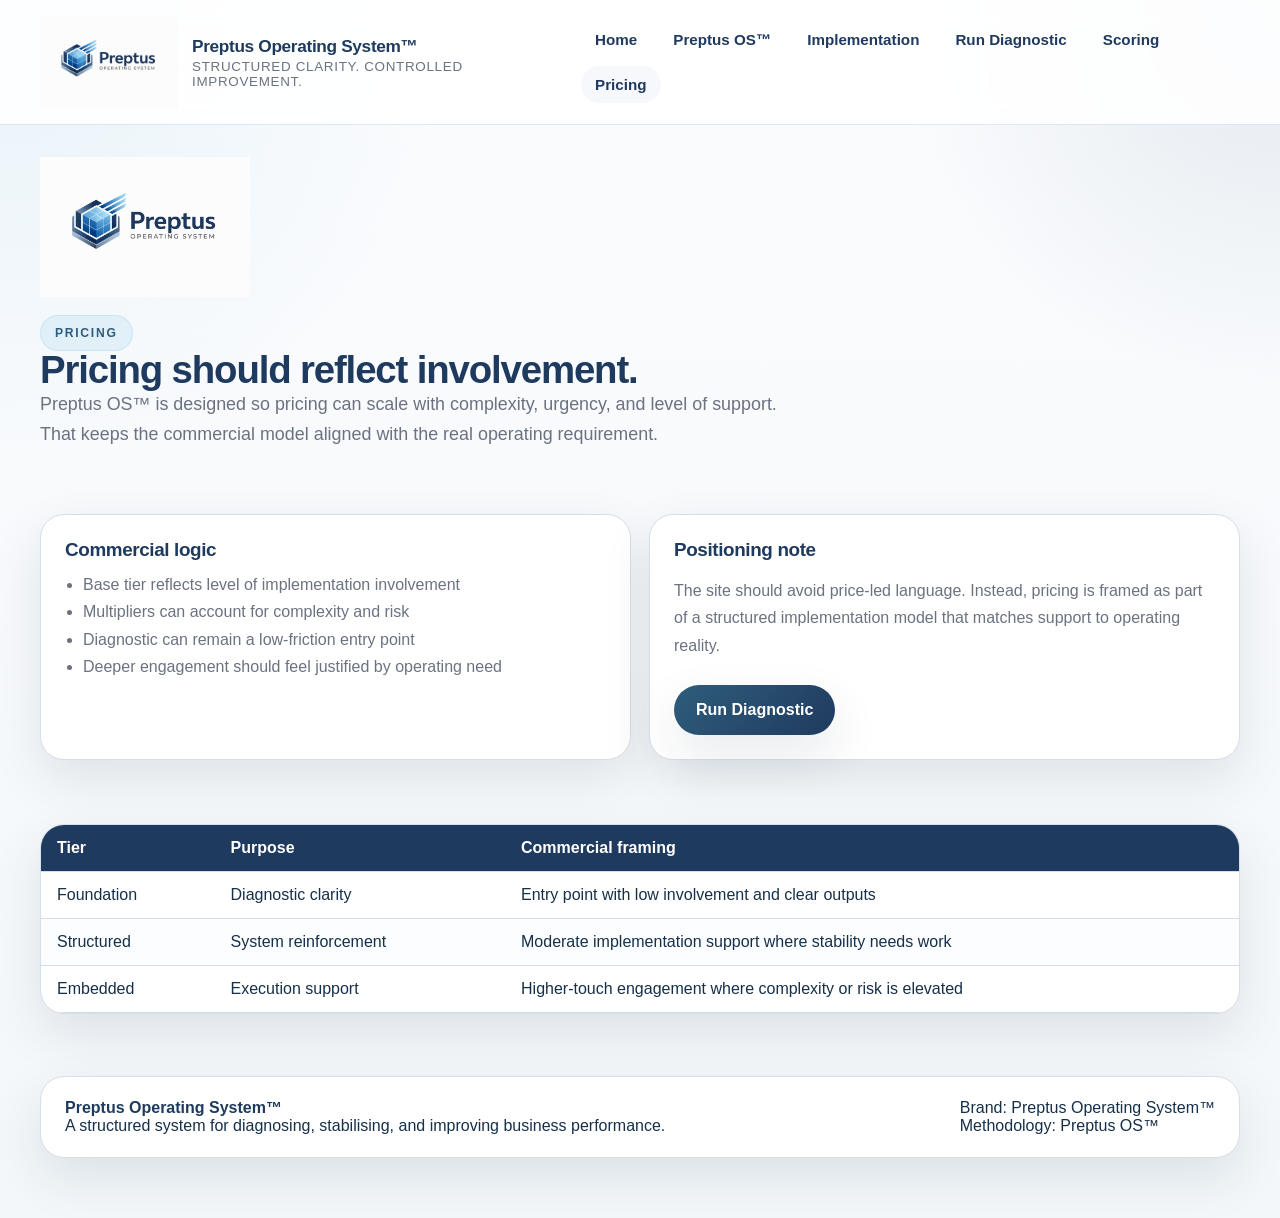
<file: pricing.html>
<!doctype html><html lang="en"><head><meta charset="utf-8"><meta name="viewport" content="width=device-width,initial-scale=1"><title>Pricing | Preptus Operating System™</title><link rel="stylesheet" href="styles.css"></head><body><header class="site-header"><div class="container header-inner"><a class="brand" href="index.html"><img src="logo.png" alt="Preptus logo"><div class="brand-lockup"><div class="brand-title">Preptus Operating System™</div><div class="brand-sub">Structured clarity. Controlled improvement.</div></div></a><nav class="nav"><a href="index.html" class="">Home</a><a href="methodology.html" class="">Preptus OS™</a><a href="implementation.html" class="">Implementation</a><a href="diagnostic.html" class="">Run Diagnostic</a><a href="scoring.html" class="">Scoring</a><a href="pricing.html" class="active">Pricing</a></nav></div></header><main class="container"><section class="page-hero"><img class="page-header-logo" src="logo.png" alt="Preptus logo"><div class="badge">Pricing</div><h1 class="page-title">Pricing should reflect involvement.</h1><p class="page-lead">Preptus OS™ is designed so pricing can scale with complexity, urgency, and level of support. That keeps the commercial model aligned with the real operating requirement.</p></section><section class="section grid-2"><article class="card"><h3>Commercial logic</h3><ul class="list-check"><li>Base tier reflects level of implementation involvement</li><li>Multipliers can account for complexity and risk</li><li>Diagnostic can remain a low-friction entry point</li><li>Deeper engagement should feel justified by operating need</li></ul></article><article class="card"><h3>Positioning note</h3><p>The site should avoid price-led language. Instead, pricing is framed as part of a structured implementation model that matches support to operating reality.</p><div class="hero-actions" style="justify-content:flex-start"><a class="btn btn-primary" href="diagnostic.html">Run Diagnostic</a></div></article></section><section class="section"><div class="table-wrap"><table><thead><tr><th>Tier</th><th>Purpose</th><th>Commercial framing</th></tr></thead><tbody><tr><td>Foundation</td><td>Diagnostic clarity</td><td>Entry point with low involvement and clear outputs</td></tr><tr><td>Structured</td><td>System reinforcement</td><td>Moderate implementation support where stability needs work</td></tr><tr><td>Embedded</td><td>Execution support</td><td>Higher-touch engagement where complexity or risk is elevated</td></tr></tbody></table></div></section></main><footer class="footer"><div class="container footer-card"><div><strong>Preptus Operating System™</strong><br>A structured system for diagnosing, stabilising, and improving business performance.</div><div>Brand: Preptus Operating System™<br>Methodology: Preptus OS™</div></div></footer><script src="script.js"></script></body></html>
</file>
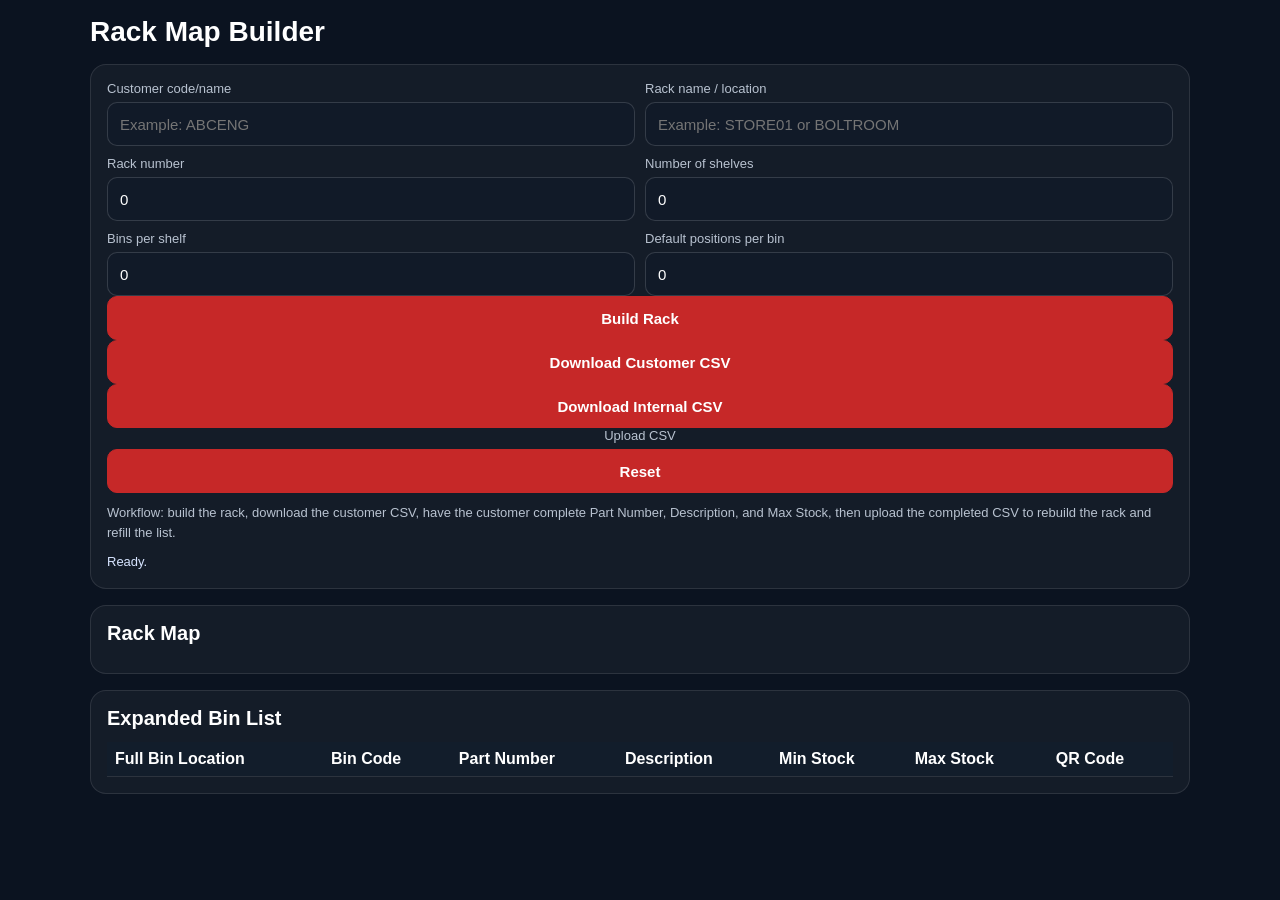
<file: rack-builder.html>
<!DOCTYPE html>
<html lang="en">
<head>
  <meta charset="utf-8"/>
  <meta name="viewport" content="width=device-width,initial-scale=1"/>
  <title>Rack Map Builder</title>
  <style>
    body{margin:0;font-family:Arial,Helvetica,sans-serif;background:#0b1320;color:#fff;padding:16px;box-sizing:border-box}
    .container{max-width:1100px;margin:0 auto}
    h1{margin:0 0 16px;font-size:28px}
    h2{margin:0 0 10px;font-size:20px}
    .panel{background:rgba(255,255,255,.04);border:1px solid rgba(255,255,255,.10);border-radius:16px;padding:16px;margin-bottom:16px}
    .grid{display:grid;gap:10px}
    .grid-2{grid-template-columns:repeat(2,minmax(0,1fr))}
    label{display:block;font-size:13px;margin-bottom:6px;color:#b8c2d0}
    input,select,button{width:100%;min-height:44px;border-radius:10px;border:1px solid rgba(255,255,255,.15);background:#111a28;color:#fff;padding:0 12px;box-sizing:border-box;font-size:15px}
    button{background:#c62828;border-color:#c62828;font-weight:700;cursor:pointer}
    button.secondary{background:#1a2433;border-color:rgba(255,255,255,.15)}
    .actions{display:flex;gap:10px;flex-wrap:wrap;margin-top:12px}
    .actions button,.actions label.uploadBtn{width:auto;min-width:160px;padding:0 16px}
    .uploadBtn{display:inline-flex;align-items:center;justify-content:center;min-height:44px;border-radius:10px;border:1px solid rgba(255,255,255,.15);background:#1a2433;color:#fff;font-weight:700;cursor:pointer;box-sizing:border-box}
    .uploadBtn input{display:none}
    .map{overflow:auto;margin-top:12px}
    .shelfRow{display:grid;gap:8px;margin-bottom:8px;min-width:max-content}
    .cell{border:1px solid rgba(255,255,255,.12);background:rgba(255,255,255,.03);border-radius:10px;padding:8px;font-size:12px}
    .shelfLabel{display:flex;align-items:center;justify-content:center;font-weight:700;min-height:44px;text-transform:uppercase}
    .binCode{font-weight:700;margin-bottom:8px;line-height:1.3;word-break:break-word;text-transform:uppercase}
    .binSub{color:#b8c2d0;font-size:11px;margin:-2px 0 8px;text-transform:uppercase}
    .tableWrap{overflow:auto;margin-top:12px}
    table{width:100%;min-width:980px;border-collapse:collapse}
    th,td{border-bottom:1px solid rgba(255,255,255,.10);padding:8px;text-align:left;vertical-align:top}
    th{background:#121d2b;position:sticky;top:0}
    td input{min-height:38px;font-size:14px}
    .qrCell{font-family:monospace;font-size:12px;color:#d7e4ff;word-break:break-all}
    .note{color:#b8c2d0;font-size:13px;line-height:1.5;margin-top:10px}
    .status{color:#d7e4ff;font-size:13px;line-height:1.5;margin-top:10px;min-height:18px}
    @media(max-width:760px){.grid-2{grid-template-columns:1fr}.actions{flex-direction:column}.actions button,.actions label.uploadBtn{width:100%}}
  </style>
</head>
<body>
  <div class="container">
    <h1>Rack Map Builder</h1>

    <div class="panel">
      <div class="grid grid-2">
        <div>
          <label for="customerName">Customer code/name</label>
          <input id="customerName" type="text" placeholder="Example: ABCENG"/>
        </div>
        <div>
          <label for="rackName">Rack name / location</label>
          <input id="rackName" type="text" placeholder="Example: STORE01 or BOLTROOM"/>
        </div>
        <div>
          <label for="rack">Rack number</label>
          <input id="rack" type="number" min="0" max="99" value="0"/>
        </div>
        <div>
          <label for="shelves">Number of shelves</label>
          <input id="shelves" type="number" min="0" max="26" value="0"/>
        </div>
        <div>
          <label for="bins">Bins per shelf</label>
          <input id="bins" type="number" min="0" max="99" value="0"/>
        </div>
        <div>
          <label for="positions">Default positions per bin</label>
          <input id="positions" type="number" min="0" max="26" value="0"/>
        </div>
      </div>
<div class="orderActions">

  <button class="smallbtn" id="buildBtn">Build Rack</button>

  <button class="smallbtn" id="downloadCustomerBtn">
    Download Customer CSV
  </button>

  <button class="smallbtn" id="downloadInternalBtn">
    Download Internal CSV
  </button>

  <label class="smallbtn" style="display:flex;align-items:center;justify-content:center;cursor:pointer;">
    Upload CSV
    <input type="file" id="uploadCsvInput" accept=".csv" style="display:none">
  </label>

  <button class="smallbtn" id="resetBtn">Reset</button>

</div>
     

      <div class="note">
        Workflow: build the rack, download the customer CSV, have the customer complete Part Number, Description, and Max Stock, then upload the completed CSV to rebuild the rack and refill the list.
      </div>
      <div class="status" id="statusMsg">Ready.</div>
    </div>

    <div class="panel">
      <h2>Rack Map</h2>
      <div class="map" id="map"></div>
    </div>

    <div class="panel">
      <h2>Expanded Bin List</h2>
      <div class="tableWrap">
        <table>
          <thead>
            <tr>
              <th>Full Bin Location</th>
              <th>Bin Code</th>
              <th>Part Number</th>
              <th>Description</th>
              <th>Min Stock</th>
              <th>Max Stock</th>
              <th>QR Code</th>
            </tr>
          </thead>
          <tbody id="list"></tbody>
        </table>
      </div>
    </div>
  </div>

  <script>
    document.addEventListener('DOMContentLoaded', () => {
      const alpha = "ABCDEFGHIJKLMNOPQRSTUVWXYZ".split("");
      let state = [];
      let rowData = {};

      const customerNameEl = document.getElementById('customerName');
      const rackNameEl = document.getElementById('rackName');
      const rackEl = document.getElementById('rack');
      const shelvesEl = document.getElementById('shelves');
      const binsEl = document.getElementById('bins');
      const positionsEl = document.getElementById('positions');

      const buildBtn = document.getElementById('buildBtn');
      const downloadCustomerBtn = document.getElementById('downloadCustomerBtn');
      const downloadInternalBtn = document.getElementById('downloadInternalBtn');
      const uploadCsvInput = document.getElementById('uploadCsvInput');
      const resetBtn = document.getElementById('resetBtn');

      const mapEl = document.getElementById('map');
      const listEl = document.getElementById('list');
      const statusMsg = document.getElementById('statusMsg');

      function setStatus(message){ statusMsg.textContent = message || ''; }
      function pad(n){ return String(n).padStart(2,'0'); }

      function cleanSegment(value, fallback){
        const cleaned = String(value || '').trim().toUpperCase().replace(/[^A-Z0-9]/g, '');
        return cleaned || fallback;
      }

      function shelfLetter(i){ return alpha[i] || 'Z'; }
      function shelfIndex(letter){ return alpha.indexOf(String(letter || '').toUpperCase()); }

      function binCode(item, positionIndex = 0){
        return `${item.rack}${shelfLetter(item.s)}${pad(item.b + 1)}${alpha[positionIndex]}`;
      }

      function compactMapCode(item){
        if(item.pos === 1) return binCode(item, 0);
        return `${binCode(item, 0)}:${alpha[item.pos - 1]}`;
      }

      function fullLocation(binCodeValue){
        const customer = cleanSegment(customerNameEl.value, 'CUSTOMER');
        const location = cleanSegment(rackNameEl.value, 'LOCATION');
        return `${customer}:${location}:${binCodeValue}`;
      }

      function parseBinCode(code){
        const clean = String(code || '').trim().toUpperCase().replace(/[^A-Z0-9]/g, '');
        const match = clean.match(/^(\d{2})([A-Z])(\d{2})([A-Z])$/);
        if(!match) return null;
        return {
          rack: match[1],
          shelfLetter: match[2],
          shelfIndex: shelfIndex(match[2]),
          binNumber: parseInt(match[3], 10),
          binIndex: parseInt(match[3], 10) - 1,
          positionLetter: match[4],
          positionIndex: shelfIndex(match[4])
        };
      }

      function expand(item){
        const out = [];
        for(let i = 0; i < item.pos; i++){
          const code = binCode(item, i);
          out.push({ bin: code, full: fullLocation(code) });
        }
        return out;
      }

      function clearOutputs(){
        state = [];
        rowData = {};
        mapEl.innerHTML = '';
        listEl.innerHTML = '';
      }

      function syncRowDataFromInputs(){
        Array.from(listEl.querySelectorAll('tr')).forEach(tr => {
          const inputs = tr.querySelectorAll('input');
          const bin = tr.children[1].innerText.trim();
          rowData[bin] = {
            partNumber: inputs[0].value.trim(),
            description: inputs[1].value.trim(),
            minStock: inputs[2].value.trim(),
            maxStock: inputs[3].value.trim()
          };
        });
      }

      function buildState(){
        const rackNumber = parseInt(rackEl.value || '0', 10);
        const shelves = parseInt(shelvesEl.value || '0', 10);
        const bins = parseInt(binsEl.value || '0', 10);
        const pos = parseInt(positionsEl.value || '0', 10);

        if(rackNumber <= 0 || shelves <= 0 || bins <= 0 || pos <= 0){
          clearOutputs();
          setStatus('Enter values above 0, then build the rack.');
          return false;
        }

        const rack = pad(Math.min(99, rackNumber));
        const safeShelves = Math.min(26, shelves);
        const safeBins = Math.min(99, bins);
        const safePos = Math.min(26, pos);

        state = [];
        for(let s = 0; s < safeShelves; s++){
          for(let b = 0; b < safeBins; b++){
            state.push({ rack, s, b, pos: safePos });
          }
        }
        return true;
      }

      function drawMap(){
        mapEl.innerHTML = '';
        const shelves = parseInt(shelvesEl.value || '0', 10);
        const bins = parseInt(binsEl.value || '0', 10);
        if(shelves <= 0 || bins <= 0 || !state.length) return;

        for(let s = 0; s < shelves; s++){
          const row = document.createElement('div');
          row.className = 'shelfRow';
          row.style.gridTemplateColumns = `90px repeat(${bins}, minmax(120px, 1fr))`;

          const label = document.createElement('div');
          label.className = 'cell shelfLabel';
          label.textContent = `SHELF ${shelfLetter(s)}`;
          row.appendChild(label);

          for(let b = 0; b < bins; b++){
            const item = state.find(x => x.s === s && x.b === b);
            const cell = document.createElement('div');
            cell.className = 'cell';
            cell.innerHTML = `
              <div class="binCode">${compactMapCode(item)}</div>
              <div class="binSub">BIN ${pad(item.b + 1)}</div>
              <select data-s="${s}" data-b="${b}">
                ${Array.from({length:26}, (_,i) => {
                  const n = i + 1;
                  return `<option value="${n}" ${item.pos === n ? 'selected' : ''}>${n} position${n === 1 ? '' : 's'}</option>`;
                }).join('')}
              </select>
            `;
            row.appendChild(cell);
          }
          mapEl.appendChild(row);
        }

        mapEl.querySelectorAll('select').forEach(sel => {
          sel.addEventListener('change', e => {
            syncRowDataFromInputs();
            const s = parseInt(e.target.dataset.s, 10);
            const b = parseInt(e.target.dataset.b, 10);
            const item = state.find(x => x.s === s && x.b === b);
            if(item){
              item.pos = parseInt(e.target.value, 10);
              drawMap();
              drawList();
              setStatus('Rack map updated.');
            }
          });
        });
      }

      function drawList(){
        listEl.innerHTML = '';
        if(!state.length) return;

        state.forEach(item => {
          expand(item).forEach(loc => {
            const data = rowData[loc.bin] || {};
            const tr = document.createElement('tr');
            tr.innerHTML = `
              <td>${loc.full}</td>
              <td>${loc.bin}</td>
              <td><input type="text" value="${escapeHtml(data.partNumber || '')}"/></td>
              <td><input type="text" value="${escapeHtml(data.description || '')}"/></td>
              <td><input type="text" inputmode="numeric" value="${escapeHtml(data.minStock || '')}"/></td>
              <td><input type="text" inputmode="numeric" value="${escapeHtml(data.maxStock || '')}"/></td>
              <td class="qrCell">${loc.full}</td>
            `;
            listEl.appendChild(tr);
          });
        });
      }

      function escapeHtml(value){
        return String(value).replace(/[&<>"']/g, ch => ({
          '&':'&amp;',
          '<':'&lt;',
          '>':'&gt;',
          '"':'&quot;',
          "'":'&#39;'
        }[ch]));
      }

      function buildAll(){
        syncRowDataFromInputs();
        const built = buildState();
        if(!built) return;
        drawMap();
        drawList();
        setStatus('Rack built successfully.');
      }

      function getCustomerRows(){
        syncRowDataFromInputs();
        const rows = [['Full Bin Location','Bin Code','Customer Part Number','Description','Min Stock','Max Stock']];
        Array.from(listEl.querySelectorAll('tr')).forEach(tr => {
          const inputs = tr.querySelectorAll('input');
          rows.push([
            tr.children[0].innerText.trim(),
            tr.children[1].innerText.trim(),
            inputs[0].value.trim(),
            inputs[1].value.trim(),
            inputs[2].value.trim(),
            inputs[3].value.trim()
          ]);
        });
        return rows;
      }

      function getInternalRows(){
        syncRowDataFromInputs();
        const rows = [['Full Bin Location','Bin Code','Customer Part Number','Description','Min Stock','Max Stock','Our Part Number','QR Code']];
        Array.from(listEl.querySelectorAll('tr')).forEach(tr => {
          const inputs = tr.querySelectorAll('input');
          rows.push([
            tr.children[0].innerText.trim(),
            tr.children[1].innerText.trim(),
            inputs[0].value.trim(),
            inputs[1].value.trim(),
            inputs[2].value.trim(),
            inputs[3].value.trim(),
            '',
            tr.children[6].innerText.trim()
          ]);
        });
        return rows;
      }

      function rowsToCsv(rows){
        return rows.map(row => row.map(value => `"${String(value).replace(/"/g, '""')}"`).join(',')).join('\\n');
      }

      function parseCsv(text){
        const rows = [];
        let row = [];
        let value = '';
        let inQuotes = false;

        for(let i = 0; i < text.length; i++){
          const char = text[i];
          const next = text[i + 1];

          if(char === '"' && inQuotes && next === '"'){
            value += '"';
            i++;
          }else if(char === '"'){
            inQuotes = !inQuotes;
          }else if(char === ',' && !inQuotes){
            row.push(value);
            value = '';
          }else if((char === '\\n' || char === '\\r') && !inQuotes){
            if(char === '\\r' && next === '\\n') i++;
            row.push(value);
            if(row.some(cell => String(cell).trim() !== '')) rows.push(row);
            row = [];
            value = '';
          }else{
            value += char;
          }
        }

        if(value || row.length){
          row.push(value);
          if(row.some(cell => String(cell).trim() !== '')) rows.push(row);
        }

        return rows;
      }

      function downloadFile(filename, content, mimeType){
        const blob = new Blob([content], { type: mimeType });
        const url = URL.createObjectURL(blob);
        const a = document.createElement('a');
        a.href = url;
        a.download = filename;
        document.body.appendChild(a);
        a.click();
        a.remove();
        setTimeout(() => URL.revokeObjectURL(url), 1000);
      }

      function csvFilename(prefix){
        const customer = cleanSegment(customerNameEl.value, 'CUSTOMER');
        const location = cleanSegment(rackNameEl.value, 'LOCATION');
        const rackNumber = parseInt(rackEl.value || '0', 10);
        const rack = rackNumber > 0 ? pad(Math.min(99, rackNumber)) : '00';
        return `${prefix}-${customer}-${location}-rack-${rack}.csv`;
      }

      function uploadCsv(file){
        const reader = new FileReader();
        reader.onload = () => {
          try{
            loadCsvIntoRack(String(reader.result || ''));
          }catch(err){
            alert('Could not upload CSV: ' + err.message);
          }
        };
        reader.readAsText(file);
      }

      function loadCsvIntoRack(text){
        const rows = parseCsv(text);
        if(rows.length < 2) throw new Error('CSV does not contain enough rows.');

        const header = rows[0].map(h => String(h).trim().toLowerCase());
        const fullIdx = header.indexOf('full bin location');
        const binIdx = header.indexOf('bin code');
        const partIdx = header.indexOf('customer part number') >= 0 ? header.indexOf('customer part number') : header.indexOf('part number');
        const descIdx = header.indexOf('description');
        const minIdx = header.indexOf('min stock');
        const maxIdx = header.indexOf('max stock');

        if(fullIdx < 0 && binIdx < 0) throw new Error('CSV needs Full Bin Location or Bin Code column.');

        const grouped = {};
        let maxShelf = 0;
        let maxBin = 0;
        let rack = '';
        let importedCustomer = '';
        let importedLocation = '';
        rowData = {};

        rows.slice(1).forEach(row => {
          const full = fullIdx >= 0 ? String(row[fullIdx] || '').trim().toUpperCase() : '';
          let bin = binIdx >= 0 ? String(row[binIdx] || '').trim().toUpperCase() : '';

          if(full && full.includes(':')){
            const parts = full.split(':');
            if(parts[0]) importedCustomer = parts[0].replace(/[^A-Z0-9]/g, '');
            if(parts[1]) importedLocation = parts[1].replace(/[^A-Z0-9]/g, '');
            if(!bin && parts[2]) bin = parts[2].replace(/[^A-Z0-9]/g, '');
          }

          const parsed = parseBinCode(bin);
          if(!parsed) return;

          rack = parsed.rack;
          maxShelf = Math.max(maxShelf, parsed.shelfIndex + 1);
          maxBin = Math.max(maxBin, parsed.binNumber);

          const groupKey = `${parsed.rack}|${parsed.shelfIndex}|${parsed.binIndex}`;
          grouped[groupKey] = grouped[groupKey] || {
            rack: parsed.rack,
            s: parsed.shelfIndex,
            b: parsed.binIndex,
            maxPosition: 0
          };
          grouped[groupKey].maxPosition = Math.max(grouped[groupKey].maxPosition, parsed.positionIndex + 1);

          rowData[`${parsed.rack}${parsed.shelfLetter}${pad(parsed.binNumber)}${parsed.positionLetter}`] = {
            partNumber: partIdx >= 0 ? String(row[partIdx] || '').trim() : '',
            description: descIdx >= 0 ? String(row[descIdx] || '').trim() : '',
            minStock: minIdx >= 0 ? String(row[minIdx] || '').trim() : '',
            maxStock: maxIdx >= 0 ? String(row[maxIdx] || '').trim() : ''
          };
        });

        const groups = Object.values(grouped);
        if(!groups.length) throw new Error('No valid bin codes found.');

        if(importedCustomer) customerNameEl.value = importedCustomer;
        if(importedLocation) rackNameEl.value = importedLocation;
        rackEl.value = String(parseInt(rack || '0', 10));
        shelvesEl.value = String(maxShelf);
        binsEl.value = String(maxBin);
        positionsEl.value = '1';

        state = groups.map(g => ({
          rack: g.rack,
          s: g.s,
          b: g.b,
          pos: g.maxPosition
        })).sort((a,b) => a.s - b.s || a.b - b.b);

        // Fill missing bins inside the rectangle so the visual map remains complete.
        for(let s = 0; s < maxShelf; s++){
          for(let b = 0; b < maxBin; b++){
            if(!state.find(x => x.s === s && x.b === b)){
              state.push({rack, s, b, pos: 1});
            }
          }
        }
        state.sort((a,b) => a.s - b.s || a.b - b.b);

        drawMap();
        drawList();
        setStatus(`Uploaded ${rows.length - 1} CSV row${rows.length - 2 === 0 ? '' : 's'} and rebuilt the rack.`);
      }

      buildBtn.addEventListener('click', buildAll);

      downloadCustomerBtn.addEventListener('click', () => {
        if(!listEl.querySelector('tr')){
          alert('Build the rack before downloading the customer CSV.');
          return;
        }
        downloadFile(csvFilename('customer-form'), rowsToCsv(getCustomerRows()), 'text/csv;charset=utf-8');
        setStatus('Customer CSV downloaded.');
      });

      downloadInternalBtn.addEventListener('click', () => {
        if(!listEl.querySelector('tr')){
          alert('Build the rack before downloading the internal CSV.');
          return;
        }
        downloadFile(csvFilename('internal-master'), rowsToCsv(getInternalRows()), 'text/csv;charset=utf-8');
        setStatus('Internal CSV downloaded.');
      });

      uploadCsvInput.addEventListener('change', e => {
        const file = e.target.files && e.target.files[0];
        if(file) uploadCsv(file);
        e.target.value = '';
      });

      resetBtn.addEventListener('click', () => {
        customerNameEl.value = '';
        rackNameEl.value = '';
        rackEl.value = '0';
        shelvesEl.value = '0';
        binsEl.value = '0';
        positionsEl.value = '0';
        clearOutputs();
        setStatus('Reset complete.');
      });

      clearOutputs();
    });
  </script>
</body>
</html>
</file>
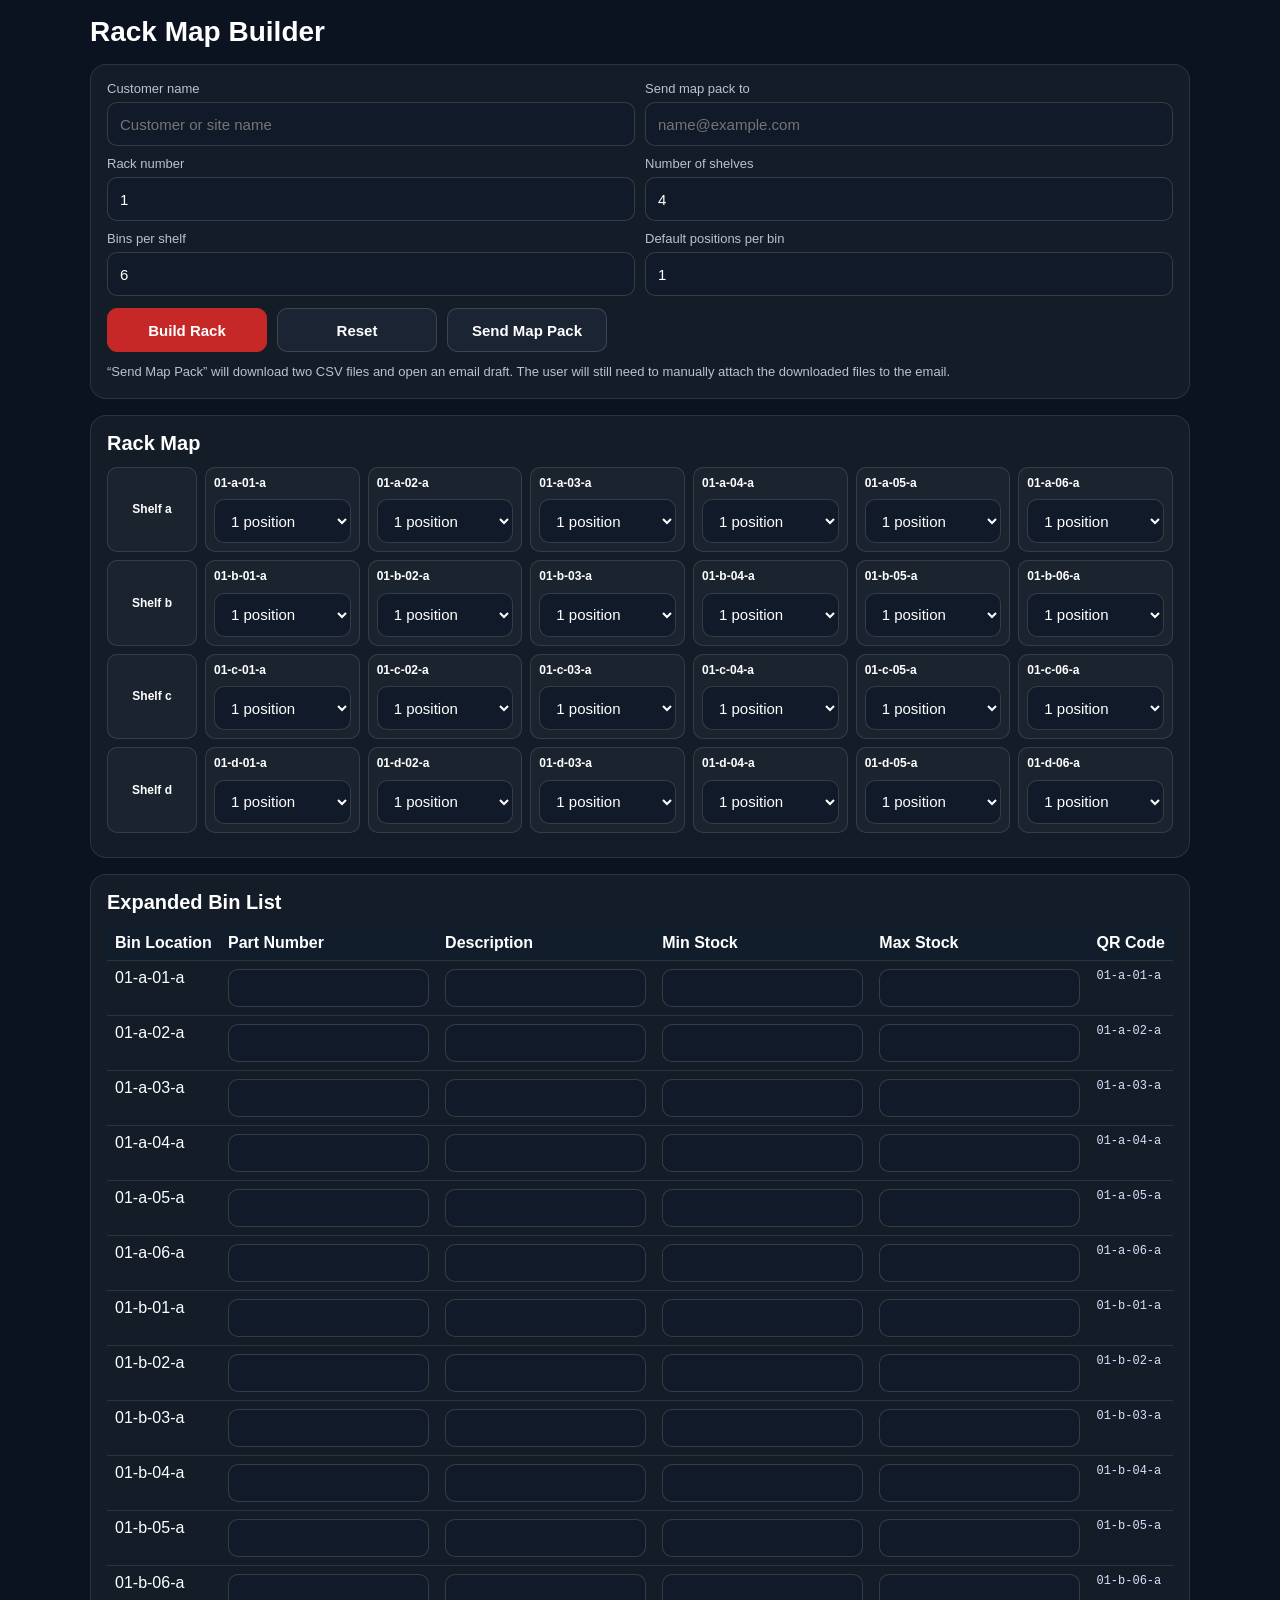
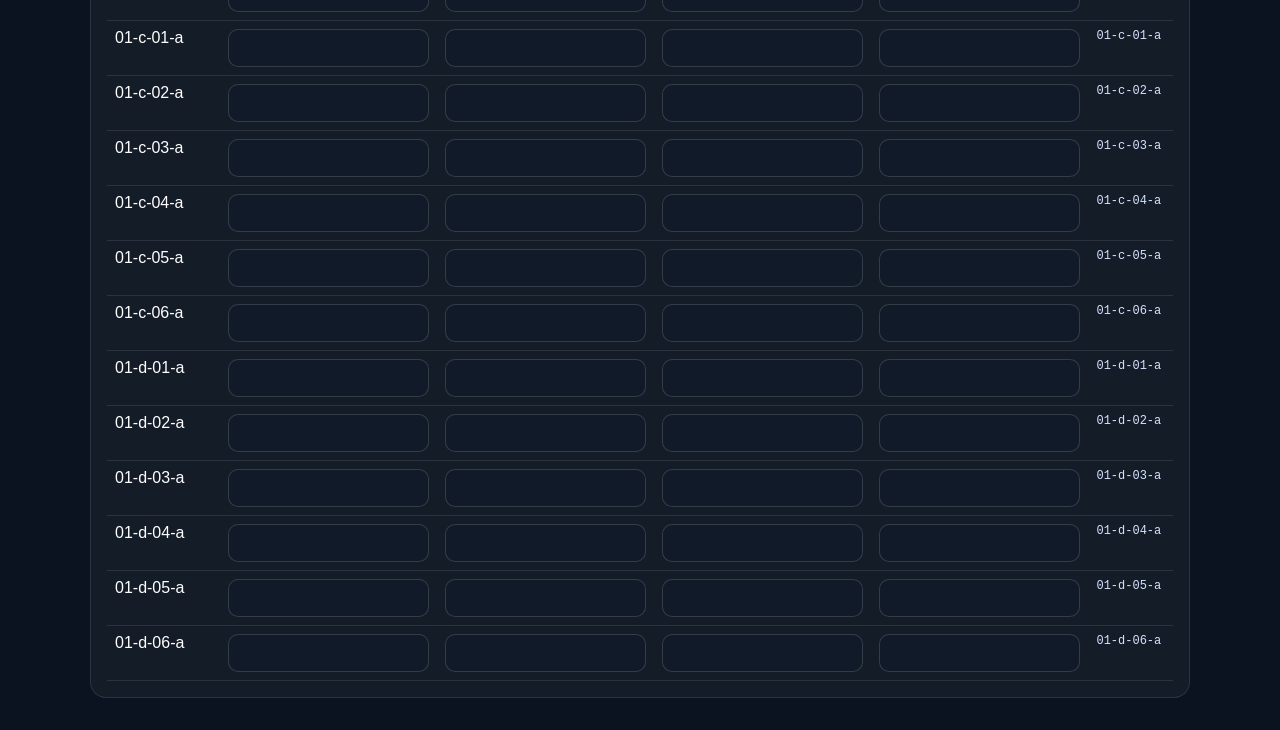
<file: resources-core.html>
<!DOCTYPE html>
<html lang="en">
<head>
  <meta charset="utf-8"/>
  <meta name="viewport" content="width=device-width,initial-scale=1"/>
  <title>Rack Map Builder</title>
  <style>
    body{
      margin:0;
      font-family:Arial, Helvetica, sans-serif;
      background:#0b1320;
      color:#fff;
      padding:16px;
      box-sizing:border-box;
    }

    .container{
      max-width:1100px;
      margin:0 auto;
    }

    h1{
      margin:0 0 16px;
      font-size:28px;
    }

    h2{
      margin:0 0 10px;
      font-size:20px;
    }

    .panel{
      background:rgba(255,255,255,.04);
      border:1px solid rgba(255,255,255,.10);
      border-radius:16px;
      padding:16px;
      margin-bottom:16px;
    }

    .grid{
      display:grid;
      gap:10px;
    }

    .grid-2{
      grid-template-columns:repeat(2, minmax(0,1fr));
    }

    label{
      display:block;
      font-size:13px;
      margin-bottom:6px;
      color:#b8c2d0;
    }

    input, select, button{
      width:100%;
      min-height:44px;
      border-radius:10px;
      border:1px solid rgba(255,255,255,.15);
      background:#111a28;
      color:#fff;
      padding:0 12px;
      box-sizing:border-box;
      font-size:15px;
    }

    button{
      background:#c62828;
      border-color:#c62828;
      font-weight:700;
      cursor:pointer;
    }

    button.secondary{
      background:#1a2433;
      border-color:rgba(255,255,255,.15);
    }

    .actions{
      display:flex;
      gap:10px;
      flex-wrap:wrap;
      margin-top:12px;
    }

    .actions button{
      width:auto;
      min-width:160px;
      padding:0 16px;
    }

    .map{
      overflow:auto;
      margin-top:12px;
    }

    .shelfRow{
      display:grid;
      gap:8px;
      margin-bottom:8px;
      min-width:max-content;
    }

    .cell{
      border:1px solid rgba(255,255,255,.12);
      background:rgba(255,255,255,.03);
      border-radius:10px;
      padding:8px;
      font-size:12px;
    }

    .shelfLabel{
      display:flex;
      align-items:center;
      justify-content:center;
      font-weight:700;
      min-height:44px;
    }

    .binCode{
      font-weight:700;
      margin-bottom:8px;
      line-height:1.3;
      word-break:break-word;
    }

    .tableWrap{
      overflow:auto;
      margin-top:12px;
    }

    table{
      width:100%;
      min-width:900px;
      border-collapse:collapse;
    }

    th, td{
      border-bottom:1px solid rgba(255,255,255,.10);
      padding:8px;
      text-align:left;
      vertical-align:top;
    }

    th{
      background:#121d2b;
      position:sticky;
      top:0;
    }

    td input{
      min-height:38px;
      font-size:14px;
    }

    .qrCell{
      font-family:monospace;
      font-size:12px;
      color:#d7e4ff;
      word-break:break-all;
    }

    .note{
      color:#b8c2d0;
      font-size:13px;
      line-height:1.5;
      margin-top:10px;
    }

    @media (max-width:760px){
      .grid-2{
        grid-template-columns:1fr;
      }

      .actions{
        flex-direction:column;
      }

      .actions button{
        width:100%;
      }
    }
  </style>
</head>
<body>
  <div class="container">
    <h1>Rack Map Builder</h1>

    <div class="panel">
      <div class="grid grid-2">
        <div>
          <label for="customerName">Customer name</label>
          <input id="customerName" type="text" placeholder="Customer or site name"/>
        </div>
        <div>
          <label for="sendEmail">Send map pack to</label>
          <input id="sendEmail" type="email" placeholder="name@example.com"/>
        </div>
        <div>
          <label for="rack">Rack number</label>
          <input id="rack" type="number" min="1" max="99" value="1"/>
        </div>
        <div>
          <label for="shelves">Number of shelves</label>
          <input id="shelves" type="number" min="1" max="26" value="4"/>
        </div>
        <div>
          <label for="bins">Bins per shelf</label>
          <input id="bins" type="number" min="1" max="99" value="6"/>
        </div>
        <div>
          <label for="positions">Default positions per bin</label>
          <input id="positions" type="number" min="1" max="26" value="1"/>
        </div>
      </div>

      <div class="actions">
        <button id="buildBtn" type="button">Build Rack</button>
        <button id="resetBtn" type="button" class="secondary">Reset</button>
        <button id="sendPackBtn" type="button" class="secondary">Send Map Pack</button>
      </div>

      <div class="note">
        “Send Map Pack” will download two CSV files and open an email draft.
        The user will still need to manually attach the downloaded files to the email.
      </div>
    </div>

    <div class="panel">
      <h2>Rack Map</h2>
      <div class="map" id="map"></div>
    </div>

    <div class="panel">
      <h2>Expanded Bin List</h2>
      <div class="tableWrap">
        <table>
          <thead>
            <tr>
              <th>Bin Location</th>
              <th>Part Number</th>
              <th>Description</th>
              <th>Min Stock</th>
              <th>Max Stock</th>
              <th>QR Code</th>
            </tr>
          </thead>
          <tbody id="list"></tbody>
        </table>
      </div>
    </div>
  </div>

  <script>
    document.addEventListener('DOMContentLoaded', () => {
      const alpha = "abcdefghijklmnopqrstuvwxyz".split("");
      let state = [];

      const customerNameEl = document.getElementById('customerName');
      const sendEmailEl = document.getElementById('sendEmail');
      const rackEl = document.getElementById('rack');
      const shelvesEl = document.getElementById('shelves');
      const binsEl = document.getElementById('bins');
      const positionsEl = document.getElementById('positions');

      const buildBtn = document.getElementById('buildBtn');
      const resetBtn = document.getElementById('resetBtn');
      const sendPackBtn = document.getElementById('sendPackBtn');

      const mapEl = document.getElementById('map');
      const listEl = document.getElementById('list');

      function pad(n){
        return String(n).padStart(2,'0');
      }

      function shelfLetter(i){
        return alpha[i] || 'z';
      }

      function compactCode(item){
        if(item.pos === 1){
          return `${item.rack}-${shelfLetter(item.s)}-${pad(item.b + 1)}-a`;
        }
        return `${item.rack}-${shelfLetter(item.s)}-${pad(item.b + 1)}-a:${alpha[item.pos - 1]}`;
      }

      function expand(item){
        const out = [];
        for(let i = 0; i < item.pos; i++){
          out.push(`${item.rack}-${shelfLetter(item.s)}-${pad(item.b + 1)}-${alpha[i]}`);
        }
        return out;
      }

      function buildState(){
        const rack = pad(Math.max(1, Math.min(99, parseInt(rackEl.value || '1', 10))));
        const shelves = Math.max(1, Math.min(26, parseInt(shelvesEl.value || '1', 10)));
        const bins = Math.max(1, Math.min(99, parseInt(binsEl.value || '1', 10)));
        const pos = Math.max(1, Math.min(26, parseInt(positionsEl.value || '1', 10)));

        state = [];

        for(let s = 0; s < shelves; s++){
          for(let b = 0; b < bins; b++){
            state.push({
              rack,
              s,
              b,
              pos
            });
          }
        }
      }

      function drawMap(){
        mapEl.innerHTML = '';

        const shelves = Math.max(1, Math.min(26, parseInt(shelvesEl.value || '1', 10)));
        const bins = Math.max(1, Math.min(99, parseInt(binsEl.value || '1', 10)));

        for(let s = 0; s < shelves; s++){
          const row = document.createElement('div');
          row.className = 'shelfRow';
          row.style.gridTemplateColumns = `90px repeat(${bins}, minmax(120px, 1fr))`;

          const label = document.createElement('div');
          label.className = 'cell shelfLabel';
          label.textContent = `Shelf ${shelfLetter(s)}`;
          row.appendChild(label);

          for(let b = 0; b < bins; b++){
            const item = state.find(x => x.s === s && x.b === b);

            const cell = document.createElement('div');
            cell.className = 'cell';
            cell.innerHTML = `
              <div class="binCode">${compactCode(item)}</div>
              <select data-s="${s}" data-b="${b}">
                ${[1,2,3,4,5].map(n => `<option value="${n}" ${item.pos === n ? 'selected' : ''}>${n} position${n === 1 ? '' : 's'}</option>`).join('')}
              </select>
            `;
            row.appendChild(cell);
          }

          mapEl.appendChild(row);
        }

        mapEl.querySelectorAll('select').forEach(sel => {
          sel.addEventListener('change', e => {
            const s = parseInt(e.target.dataset.s, 10);
            const b = parseInt(e.target.dataset.b, 10);
            const item = state.find(x => x.s === s && x.b === b);
            if(item){
              item.pos = parseInt(e.target.value, 10);
              drawMap();
              drawList();
            }
          });
        });
      }

      function drawList(){
        listEl.innerHTML = '';

        state.forEach(item => {
          expand(item).forEach(loc => {
            const tr = document.createElement('tr');
            tr.innerHTML = `
              <td>${loc}</td>
              <td><input type="text"/></td>
              <td><input type="text"/></td>
              <td><input type="text" inputmode="numeric"/></td>
              <td><input type="text" inputmode="numeric"/></td>
              <td class="qrCell">${loc}</td>
            `;
            listEl.appendChild(tr);
          });
        });
      }

      function buildAll(){
        buildState();
        drawMap();
        drawList();
      }

      function getCustomerRows(){
        const rows = [[
          'Bin Location',
          'Customer Part Number',
          'Description',
          'Min Stock',
          'Max Stock'
        ]];

        Array.from(listEl.querySelectorAll('tr')).forEach(tr => {
          const inputs = tr.querySelectorAll('input');
          rows.push([
            tr.children[0].innerText.trim(),
            inputs[0].value.trim(),
            inputs[1].value.trim(),
            inputs[2].value.trim(),
            inputs[3].value.trim()
          ]);
        });

        return rows;
      }

      function getInternalRows(){
        const rows = [[
          'Bin Location',
          'Customer Part Number',
          'Description',
          'Min Stock',
          'Max Stock',
          'Our Part Number',
          'QR Code'
        ]];

        Array.from(listEl.querySelectorAll('tr')).forEach(tr => {
          const inputs = tr.querySelectorAll('input');
          rows.push([
            tr.children[0].innerText.trim(),
            inputs[0].value.trim(),
            inputs[1].value.trim(),
            inputs[2].value.trim(),
            inputs[3].value.trim(),
            '',
            tr.children[5].innerText.trim()
          ]);
        });

        return rows;
      }

      function rowsToCsv(rows){
        return rows.map(row =>
          row.map(value => `"${String(value).replace(/"/g, '""')}"`).join(',')
        ).join('\\n');
      }

      function downloadFile(filename, content, mimeType){
        const blob = new Blob([content], { type: mimeType });
        const url = URL.createObjectURL(blob);
        const a = document.createElement('a');
        a.href = url;
        a.download = filename;
        document.body.appendChild(a);
        a.click();
        a.remove();
        setTimeout(() => URL.revokeObjectURL(url), 1000);
      }

      function openMailDraft(){
        const to = sendEmailEl.value.trim();
        if(!to){
          alert('Enter an email address in "Send map pack to".');
          return;
        }

        const customer = customerNameEl.value.trim() || 'Customer';
        const rack = pad(Math.max(1, Math.min(99, parseInt(rackEl.value || '1', 10))));

        const subject = `Rack Map Pack | ${customer} | Rack ${rack}`;
        const body = [
          `Hi,`,
          ``,
          `Please find the rack map pack for ${customer}, Rack ${rack}.`,
          ``,
          `Two files have just been downloaded from the tool:`,
          `- Customer Form CSV`,
          `- Internal Master CSV`,
          ``,
          `Please attach those downloaded files to this email before sending.`,
          ``,
          `Regards`
        ].join('\\n');

        window.location.href =
          `mailto:${encodeURIComponent(to)}?subject=${encodeURIComponent(subject)}&body=${encodeURIComponent(body)}`;
      }

      buildBtn.addEventListener('click', buildAll);

      resetBtn.addEventListener('click', () => {
        customerNameEl.value = '';
        sendEmailEl.value = '';
        rackEl.value = '1';
        shelvesEl.value = '4';
        binsEl.value = '6';
        positionsEl.value = '1';
        buildAll();
      });

      sendPackBtn.addEventListener('click', () => {
        const customer = (customerNameEl.value.trim() || 'customer').replace(/[^a-z0-9_-]/gi, '-');
        const rack = pad(Math.max(1, Math.min(99, parseInt(rackEl.value || '1', 10))));

        const customerCsv = rowsToCsv(getCustomerRows());
        const internalCsv = rowsToCsv(getInternalRows());

        downloadFile(`customer-form-rack-${rack}-${customer}.csv`, customerCsv, 'text/csv;charset=utf-8');
        downloadFile(`internal-master-rack-${rack}-${customer}.csv`, internalCsv, 'text/csv;charset=utf-8');

        setTimeout(openMailDraft, 400);
      });

      buildAll();
    });
  </script>
</body>
</html>
</file>
<file: styles.css>
:root{
  --navy:#1F3A5F;
  --steel:#2F5D7C;
  --slate:#6B7280;
  --light:#E5E7EB;
  --accent:#3FA7D6;
  --ink:#163049;
  --soft:#F6F8FB;
  --white:#FFFFFF;
  --dark:#0F1724;
  --card:#F9FBFD;
  --line:#D6DEE7;
  --success:#2C7A7B;
  --shadow:0 20px 50px rgba(18,37,58,.10);
  --radius:24px;
  --max:1200px;
}
*{box-sizing:border-box}
html{scroll-behavior:smooth}
body{
  margin:0;
  font-family:Inter, Montserrat, Arial, Helvetica, sans-serif;
  color:var(--ink);
  background:
    radial-gradient(circle at top left, rgba(63,167,214,.10), transparent 26%),
    radial-gradient(circle at top right, rgba(47,93,124,.12), transparent 22%),
    linear-gradient(180deg, #fbfcfe 0%, #f3f7fa 100%);
}
a{color:inherit;text-decoration:none}
a:hover{text-decoration:none}
img{display:block;max-width:100%}
.container{width:min(var(--max), calc(100% - 40px));margin:0 auto}
.site-header{position:sticky;top:0;z-index:100;background:rgba(255,255,255,.88);backdrop-filter:blur(14px);border-bottom:1px solid rgba(214,222,231,.75)}
.header-inner{display:flex;align-items:center;justify-content:space-between;gap:20px;padding:16px 0}
.brand{display:flex;align-items:center;gap:14px;min-width:0}
.brand img{width:138px;height:auto}
.brand-title{font-weight:800;color:var(--navy);letter-spacing:-.02em;font-size:1.08rem}
.brand-sub{color:var(--slate);font-size:.84rem;margin-top:2px;letter-spacing:.05em;text-transform:uppercase}
.nav{display:flex;align-items:center;gap:8px;flex-wrap:wrap}
.nav a{padding:10px 14px;border-radius:999px;color:var(--navy);font-weight:700;font-size:.95rem}
.nav a.active,.nav a:hover{background:var(--soft)}
.hero{padding:72px 0 34px}
.hero-grid{display:grid;grid-template-columns:1.1fr .9fr;gap:34px;align-items:center}
.eyebrow,.badge,.tier{display:inline-flex;align-items:center;gap:10px;padding:10px 14px;border-radius:999px;background:rgba(63,167,214,.10);color:var(--steel);font-size:.76rem;font-weight:800;letter-spacing:.14em;text-transform:uppercase;border:1px solid rgba(63,167,214,.15)}
h1{margin:18px 0 14px;font-size:clamp(2.4rem,5vw,5rem);line-height:.98;letter-spacing:-.04em;color:var(--navy)}
h2,.page-title{margin:0;font-size:clamp(1.7rem,3vw,2.6rem);letter-spacing:-.03em;color:var(--navy)}
.lead,.page-lead{margin:0;max-width:760px;font-size:1.12rem;line-height:1.72;color:var(--slate)}
.hero-actions{display:flex;flex-wrap:wrap;gap:14px;margin-top:26px}
.btn{display:inline-flex;align-items:center;justify-content:center;gap:10px;padding:16px 22px;border-radius:999px;font-weight:800;transition:.18s ease}
.btn:hover{transform:translateY(-1px)}
.btn-primary{background:linear-gradient(135deg,var(--steel),var(--navy));color:#fff;box-shadow:var(--shadow)}
.btn-secondary{background:#fff;color:var(--navy);border:1px solid var(--line)}
.btn-ghost{background:rgba(63,167,214,.10);color:var(--steel);border:1px solid rgba(63,167,214,.15)}
.hero-panel,.card,.table-wrap,.form-wrap,.score-panel,.footer-card,.strip{background:#fff;border:1px solid var(--line);border-radius:24px;box-shadow:var(--shadow)}
.hero-panel{padding:24px}
.hero-logo-card{background:linear-gradient(145deg, #ffffff 5%, #f1f6fb 100%);border-radius:24px;padding:20px;border:1px solid var(--line)}
.hero-logo-card img{width:100%;max-width:460px;margin:0 auto}
.metrics{display:grid;grid-template-columns:repeat(2,minmax(0,1fr));gap:14px;margin-top:16px}
.metric{background:#fff;border:1px solid var(--line);border-radius:18px;padding:16px}
.metric strong{display:block;font-size:1.2rem;line-height:1.2;color:var(--navy);margin-bottom:6px}
.metric span{color:var(--slate);font-size:.95rem;line-height:1.5}
.section,.page-hero{padding:32px 0}
.section-head{display:flex;justify-content:space-between;gap:20px;align-items:end;margin-bottom:18px}
.section-head p,.section-intro{margin:0;max-width:640px;color:var(--slate);line-height:1.7}
.grid-2,.grid-3,.grid-4,.phase-grid,.panel-row{display:grid;gap:18px}
.grid-2{grid-template-columns:repeat(2,minmax(0,1fr))}
.grid-3{grid-template-columns:repeat(3,minmax(0,1fr))}
.grid-4{grid-template-columns:repeat(4,minmax(0,1fr))}
.card{padding:24px}
.card h3{margin:0 0 10px;color:var(--navy);font-size:1.18rem;letter-spacing:-.02em}
.card p,.card li,.card .sub{color:var(--slate);line-height:1.7}
.card ul{margin:0;padding-left:18px}
.icon-dot{width:44px;height:44px;border-radius:14px;display:grid;place-items:center;background:linear-gradient(135deg, rgba(63,167,214,.14), rgba(31,58,95,.08));color:var(--navy);font-weight:900;margin-bottom:14px}
.method-band{background:linear-gradient(135deg, rgba(31,58,95,.97), rgba(47,93,124,.95));color:#fff;border-radius:30px;padding:34px;box-shadow:var(--shadow)}
.method-band h2,.method-band h3{color:#fff}
.method-band p,.method-band li{color:rgba(255,255,255,.84)}
.phase-grid{grid-template-columns:repeat(3,minmax(0,1fr));margin-top:20px}
.phase{background:rgba(255,255,255,.07);border:1px solid rgba(255,255,255,.12);border-radius:22px;padding:22px}
.phase .step{color:#9dd6ef;text-transform:uppercase;letter-spacing:.14em;font-size:.76rem;font-weight:800;margin-bottom:10px}
.strip{padding:18px 20px;display:flex;justify-content:space-between;gap:18px;align-items:center;flex-wrap:wrap}
.strip strong{color:var(--navy);font-size:1.02rem}
.package{position:relative;overflow:hidden}
.package::after{content:"";position:absolute;inset:auto -40px -40px auto;width:120px;height:120px;background:radial-gradient(circle, rgba(63,167,214,.12), transparent 62%)}
.mock-interface{background:var(--dark);border-radius:30px;overflow:hidden;box-shadow:0 26px 70px rgba(15,23,36,.30);border:1px solid rgba(255,255,255,.05)}
.mock-topbar{display:flex;justify-content:space-between;align-items:center;padding:16px 18px;background:rgba(255,255,255,.04);border-bottom:1px solid rgba(255,255,255,.07)}
.mock-title{color:#fff;font-weight:800}.mock-sub{color:rgba(255,255,255,.60);font-size:.9rem}
.mock-body{display:grid;grid-template-columns:240px 1fr;min-height:420px}
.sidebar{padding:18px;border-right:1px solid rgba(255,255,255,.07);background:rgba(255,255,255,.02)}
.sidebar .nav-item{padding:12px 14px;border-radius:14px;color:rgba(255,255,255,.72);margin-bottom:10px;font-weight:700}
.sidebar .nav-item.active{background:rgba(63,167,214,.18);color:#fff}
.panel-area{padding:22px;display:grid;gap:16px}.panel-row{grid-template-columns:repeat(3,minmax(0,1fr))}
.panel-card{background:rgba(255,255,255,.04);border:1px solid rgba(255,255,255,.07);border-radius:20px;padding:18px}
.panel-card h4{margin:0 0 8px;color:#fff}.panel-card p{margin:0;color:rgba(255,255,255,.66);line-height:1.6;font-size:.95rem}
.bar{height:10px;border-radius:999px;background:rgba(255,255,255,.08);overflow:hidden;margin-top:12px}.bar>span{display:block;height:100%;border-radius:999px;background:linear-gradient(90deg,var(--accent),#8fd2ec)}
.table-wrap{overflow-x:auto}.table-wrap table{width:100%;border-collapse:collapse;min-width:700px}.table-wrap th,.table-wrap td{padding:14px 16px;border-bottom:1px solid var(--line);vertical-align:top}.table-wrap th{background:var(--navy);color:#fff;text-align:left}.table-wrap tr:nth-child(even) td{background:#fbfdff}
.form-wrap,.score-panel{padding:24px}.score-panel{background:linear-gradient(135deg, rgba(31,58,95,.06), rgba(63,167,214,.06)), #fff}
.score-big{font-size:3rem;line-height:1;color:var(--navy);font-weight:900;margin:8px 0 10px}.score-tier{font-size:1.16rem;font-weight:800;color:var(--steel);margin-bottom:10px}
.field{margin-bottom:18px}label{display:block;font-weight:800;margin-bottom:8px;color:var(--navy)}.radio-group{display:grid;gap:9px}.radio-item{display:flex;gap:10px;align-items:flex-start;padding:12px 14px;border-radius:14px;border:1px solid var(--line);background:#fcfeff}.radio-item input{width:auto;margin-top:2px}.muted,.note{color:var(--slate)}
.footer{padding:30px 0 60px}.footer-card{padding:22px 24px;display:flex;justify-content:space-between;gap:16px;flex-wrap:wrap}.footer-card strong{color:var(--navy)}
.page-header-logo{width:210px;margin-bottom:18px}.list-check{padding-left:18px;line-height:1.7}
@media (max-width:1040px){.hero-grid,.grid-2,.grid-3,.grid-4,.phase-grid,.panel-row,.mock-body{grid-template-columns:1fr}.section-head{align-items:start;flex-direction:column}.header-inner{flex-direction:column;align-items:flex-start}.brand img{width:122px}}
@media (max-width:680px){.container{width:min(var(--max), calc(100% - 24px))}.hero{padding-top:42px}.metrics{grid-template-columns:1fr}.nav{gap:4px}.nav a{padding:9px 11px;font-size:.9rem}.btn{width:100%}}
</file>
